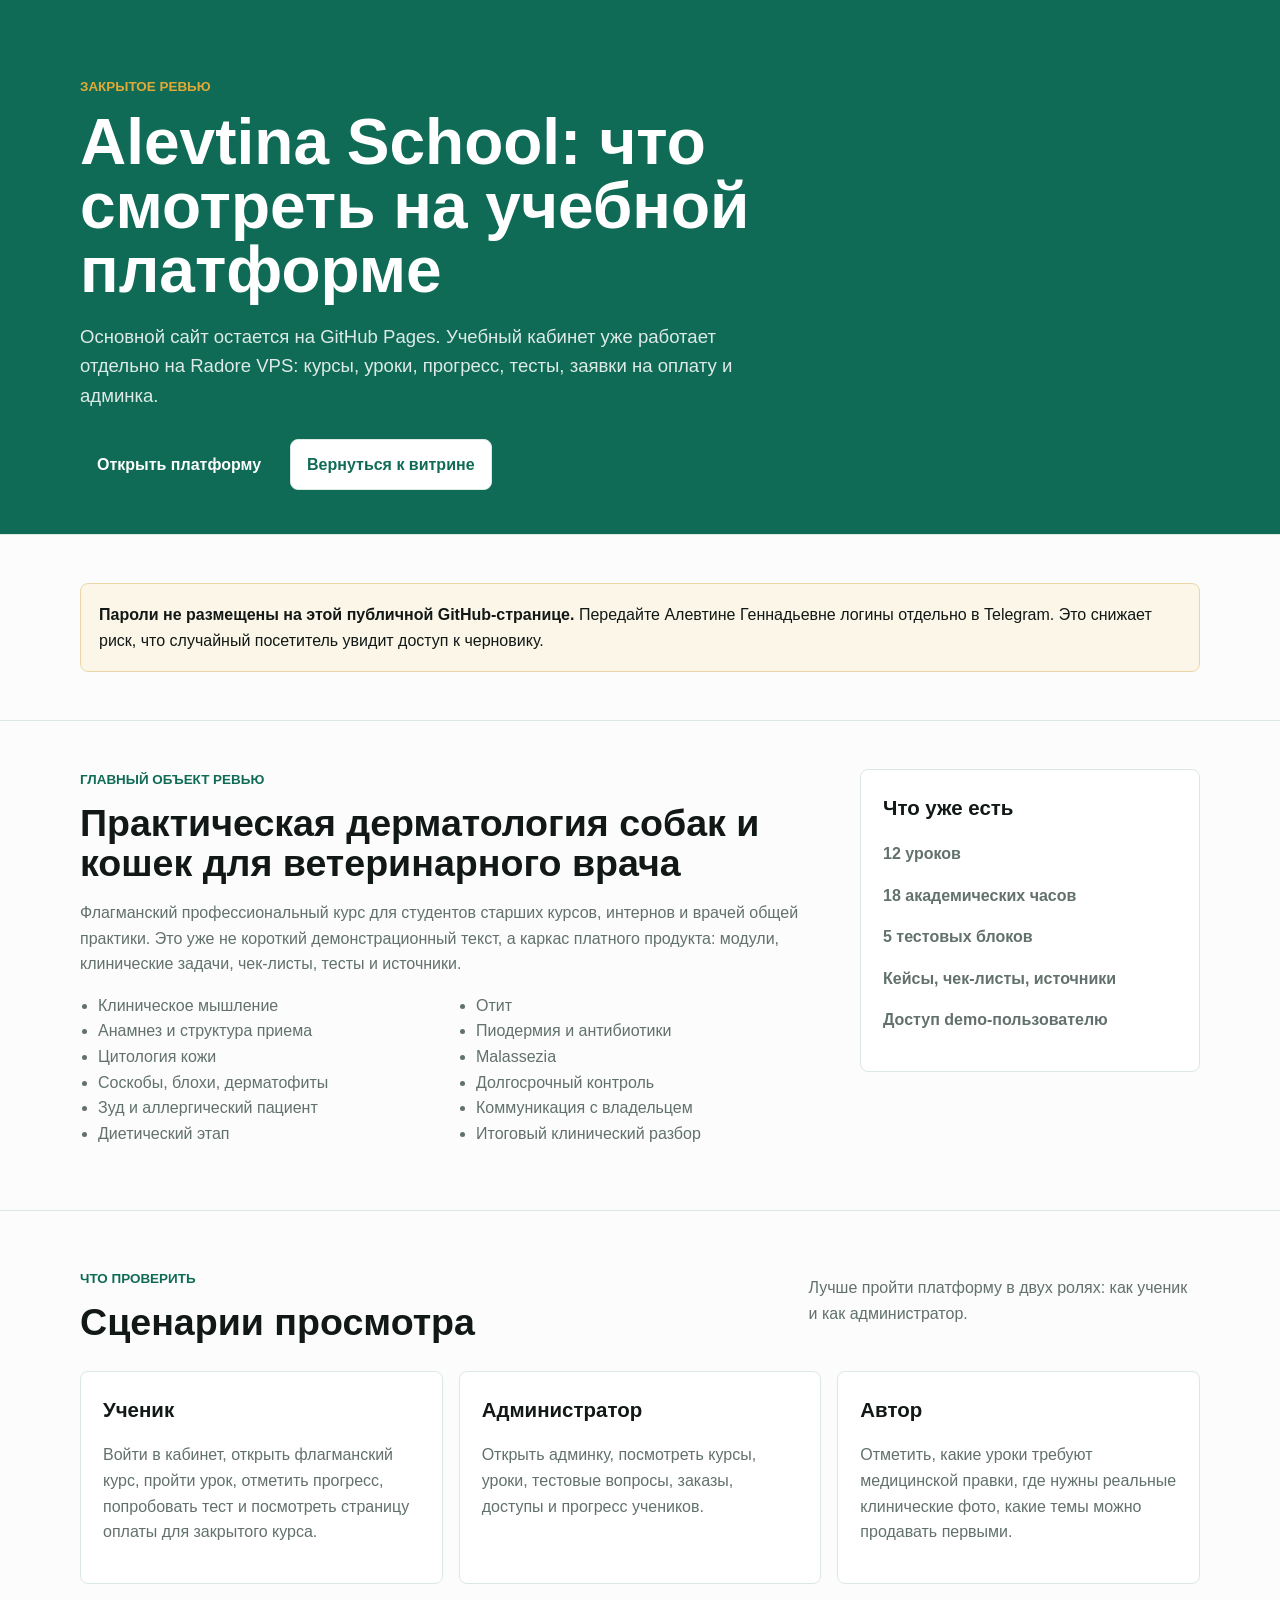
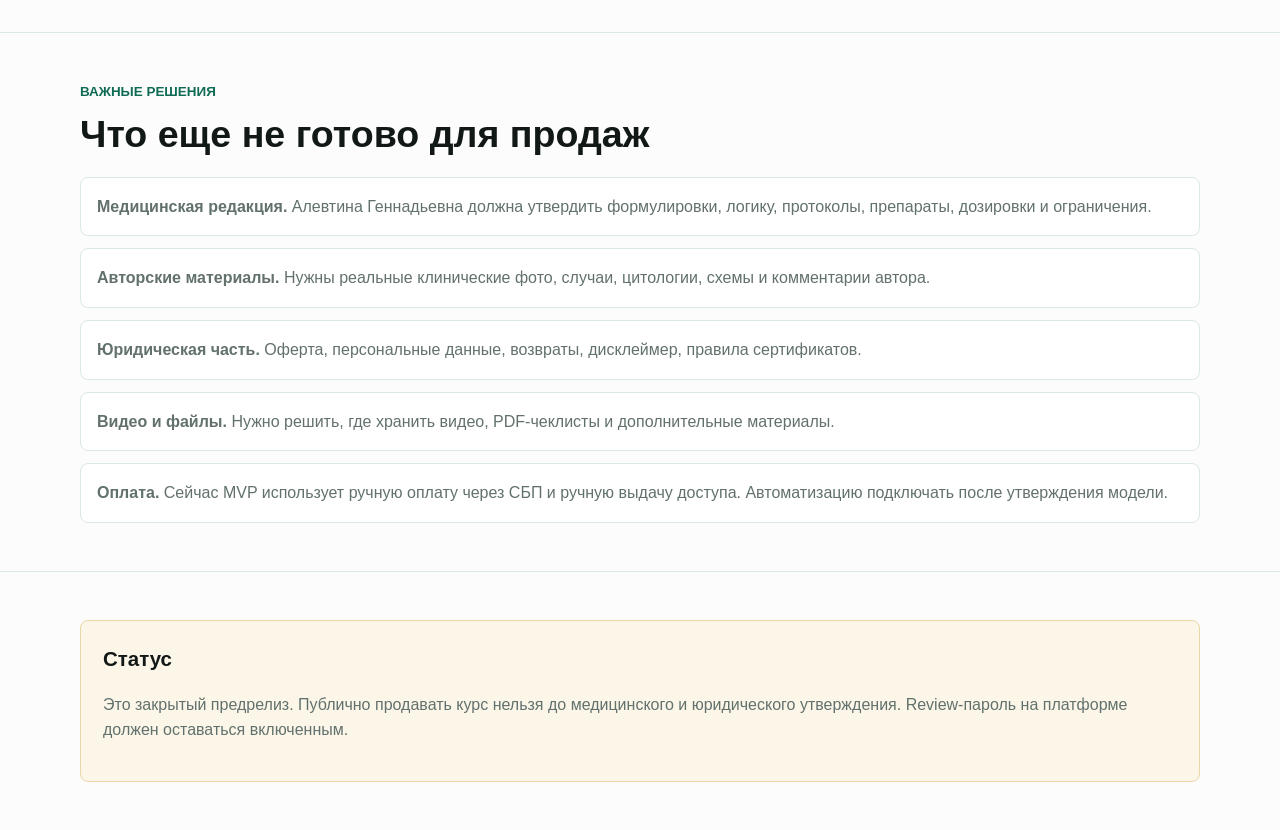
<file: course-review.html>
<!doctype html>
<html lang="ru">
<head>
    <meta charset="utf-8">
    <meta name="viewport" content="width=device-width, initial-scale=1">
    <meta name="robots" content="noindex, nofollow">
    <title>Инструкция для ревью Alevtina School</title>
    <link rel="icon" href="static/courses/favicon.svg" type="image/svg+xml">
    <link rel="stylesheet" href="static/courses/app.css">
    <style>
        .review-page { background: #fbfcfb; }
        .review-hero { padding: 76px 0 44px; color: #fff; background: #0f6b55; }
        .review-hero h1 { max-width: 920px; }
        .review-section { padding: 48px 0; border-top: 1px solid #dce8e2; }
        .review-grid { display: grid; grid-template-columns: repeat(3, minmax(0, 1fr)); gap: 16px; }
        .review-card { padding: 22px; border: 1px solid #dce8e2; border-radius: 8px; background: #fff; }
        .review-card h3 { margin-top: 0; }
        .step-list { display: grid; gap: 12px; margin: 22px 0 0; padding: 0; list-style: none; }
        .step-list li { padding: 16px; border: 1px solid #dce8e2; border-radius: 8px; background: #fff; }
        .warning { border-color: #ead7a8; background: #fbf6e8; }
        .course-preview { display: grid; grid-template-columns: minmax(0, 1fr) 340px; gap: 22px; align-items: start; }
        .module-list { columns: 2; padding-left: 18px; }
        .credential-note { padding: 18px; border: 1px solid #ead7a8; border-radius: 8px; background: #fbf6e8; }
        @media (max-width: 860px) {
            .review-grid,
            .course-preview { grid-template-columns: 1fr; }
            .module-list { columns: 1; }
        }
    </style>
</head>
<body class="review-page">
    <main>
        <section class="review-hero">
            <div class="container">
                <p class="eyebrow">закрытое ревью</p>
                <h1>Alevtina School: что смотреть на учебной платформе</h1>
                <p class="lead">Основной сайт остается на GitHub Pages. Учебный кабинет уже работает отдельно на Radore VPS: курсы, уроки, прогресс, тесты, заявки на оплату и админка.</p>
                <div class="hero-actions">
                    <a class="btn" href="https://school.alevtina-skin.ru/" target="_blank" rel="noopener noreferrer">Открыть платформу</a>
                    <a class="btn secondary" href="index.html">Вернуться к витрине</a>
                </div>
            </div>
        </section>

        <section class="review-section">
            <div class="container">
                <div class="credential-note">
                    <strong>Пароли не размещены на этой публичной GitHub-странице.</strong>
                    Передайте Алевтине Геннадьевне логины отдельно в Telegram. Это снижает риск, что случайный посетитель увидит доступ к черновику.
                </div>
            </div>
        </section>

        <section class="review-section">
            <div class="container course-preview">
                <article>
                    <p class="eyebrow dark">главный объект ревью</p>
                    <h2>Практическая дерматология собак и кошек для ветеринарного врача</h2>
                    <p>Флагманский профессиональный курс для студентов старших курсов, интернов и врачей общей практики. Это уже не короткий демонстрационный текст, а каркас платного продукта: модули, клинические задачи, чек-листы, тесты и источники.</p>
                    <ul class="module-list">
                        <li>Клиническое мышление</li>
                        <li>Анамнез и структура приема</li>
                        <li>Цитология кожи</li>
                        <li>Соскобы, блохи, дерматофиты</li>
                        <li>Зуд и аллергический пациент</li>
                        <li>Диетический этап</li>
                        <li>Отит</li>
                        <li>Пиодермия и антибиотики</li>
                        <li>Malassezia</li>
                        <li>Долгосрочный контроль</li>
                        <li>Коммуникация с владельцем</li>
                        <li>Итоговый клинический разбор</li>
                    </ul>
                </article>
                <aside class="review-card">
                    <h3>Что уже есть</h3>
                    <p><strong>12 уроков</strong></p>
                    <p><strong>18 академических часов</strong></p>
                    <p><strong>5 тестовых блоков</strong></p>
                    <p><strong>Кейсы, чек-листы, источники</strong></p>
                    <p><strong>Доступ demo-пользователю</strong></p>
                </aside>
            </div>
        </section>

        <section class="review-section">
            <div class="container">
                <div class="section-heading">
                    <div>
                        <p class="eyebrow dark">что проверить</p>
                        <h2>Сценарии просмотра</h2>
                    </div>
                    <p>Лучше пройти платформу в двух ролях: как ученик и как администратор.</p>
                </div>
                <div class="review-grid">
                    <article class="review-card">
                        <h3>Ученик</h3>
                        <p>Войти в кабинет, открыть флагманский курс, пройти урок, отметить прогресс, попробовать тест и посмотреть страницу оплаты для закрытого курса.</p>
                    </article>
                    <article class="review-card">
                        <h3>Администратор</h3>
                        <p>Открыть админку, посмотреть курсы, уроки, тестовые вопросы, заказы, доступы и прогресс учеников.</p>
                    </article>
                    <article class="review-card">
                        <h3>Автор</h3>
                        <p>Отметить, какие уроки требуют медицинской правки, где нужны реальные клинические фото, какие темы можно продавать первыми.</p>
                    </article>
                </div>
            </div>
        </section>

        <section class="review-section">
            <div class="container">
                <p class="eyebrow dark">важные решения</p>
                <h2>Что еще не готово для продаж</h2>
                <ol class="step-list">
                    <li><strong>Медицинская редакция.</strong> Алевтина Геннадьевна должна утвердить формулировки, логику, протоколы, препараты, дозировки и ограничения.</li>
                    <li><strong>Авторские материалы.</strong> Нужны реальные клинические фото, случаи, цитологии, схемы и комментарии автора.</li>
                    <li><strong>Юридическая часть.</strong> Оферта, персональные данные, возвраты, дисклеймер, правила сертификатов.</li>
                    <li><strong>Видео и файлы.</strong> Нужно решить, где хранить видео, PDF-чеклисты и дополнительные материалы.</li>
                    <li><strong>Оплата.</strong> Сейчас MVP использует ручную оплату через СБП и ручную выдачу доступа. Автоматизацию подключать после утверждения модели.</li>
                </ol>
            </div>
        </section>

        <section class="review-section">
            <div class="container">
                <div class="review-card warning">
                    <h3>Статус</h3>
                    <p>Это закрытый предрелиз. Публично продавать курс нельзя до медицинского и юридического утверждения. Review-пароль на платформе должен оставаться включенным.</p>
                </div>
            </div>
        </section>
    </main>
</body>
</html>
</file>
<file: static/courses/app.css>
:root {
    --ink: #111816;
    --muted: #62716d;
    --paper: #fbfcfb;
    --surface: #ffffff;
    --line: #dce8e2;
    --forest: #0f6b55;
    --forest-dark: #094737;
    --coral: #d75b49;
    --gold: #e1aa38;
    --mint: #e6f5ee;
    --shadow: 0 18px 50px rgba(17, 24, 22, 0.11);
}

* {
    box-sizing: border-box;
}

body {
    margin: 0;
    overflow-x: hidden;
    font-family: "Inter", -apple-system, BlinkMacSystemFont, "Segoe UI", sans-serif;
    color: var(--ink);
    background: var(--paper);
    line-height: 1.6;
}

a {
    color: inherit;
}

.container {
    width: min(1120px, calc(100% - 32px));
    margin: 0 auto;
}

.narrow {
    width: min(720px, calc(100% - 32px));
}

.site-header {
    position: sticky;
    top: 0;
    z-index: 10;
    border-bottom: 1px solid var(--line);
    background: rgba(251, 252, 251, 0.94);
    backdrop-filter: blur(16px);
}

.nav {
    min-height: 72px;
    display: flex;
    align-items: center;
    justify-content: space-between;
    gap: 18px;
}

.brand {
    text-decoration: none;
    font-weight: 800;
}

.nav-links {
    display: flex;
    align-items: center;
    gap: 16px;
    flex-wrap: wrap;
}

.nav-links a,
.nav-links button {
    border: 0;
    color: var(--muted);
    background: transparent;
    cursor: pointer;
    text-decoration: none;
    font: inherit;
    font-weight: 800;
}

.hero {
    color: #ffffff;
    background: linear-gradient(135deg, #061e17, #0f6b55 58%, #d75b49);
}

.hero-inner {
    min-height: 520px;
    display: grid;
    align-content: end;
    padding: 80px 0 58px;
}

.eyebrow {
    margin: 0 0 12px;
    color: var(--gold);
    font-size: 0.84rem;
    font-weight: 800;
    text-transform: uppercase;
}

.eyebrow.dark {
    color: var(--forest);
}

h1,
h2,
h3,
p {
    overflow-wrap: anywhere;
}

h1 {
    max-width: 760px;
    margin: 0;
    font-size: 4rem;
    line-height: 1;
}

.page-title {
    color: var(--ink);
}

h2 {
    margin: 0;
    font-size: 2.35rem;
    line-height: 1.08;
}

h3 {
    margin: 0 0 10px;
    font-size: 1.28rem;
}

.lead {
    max-width: 700px;
    margin: 20px 0 0;
    color: rgba(255, 255, 255, 0.86);
    font-size: 1.16rem;
}

.muted,
p,
li {
    color: var(--muted);
}

.hero-actions {
    display: flex;
    gap: 12px;
    flex-wrap: wrap;
    margin-top: 28px;
}

.section {
    padding: 72px 0;
}

.section-heading {
    display: grid;
    grid-template-columns: minmax(0, 0.9fr) minmax(260px, 0.5fr);
    gap: 24px;
    align-items: end;
    margin-bottom: 28px;
}

.course-grid {
    display: grid;
    grid-template-columns: repeat(3, minmax(0, 1fr));
    gap: 18px;
}

.detail-grid {
    display: grid;
    grid-template-columns: minmax(0, 0.9fr) minmax(280px, 0.42fr);
    gap: 24px;
}

.lesson-layout {
    width: min(860px, calc(100% - 32px));
}

.card {
    padding: 24px;
    border: 1px solid var(--line);
    border-radius: 8px;
    background: var(--surface);
    box-shadow: 0 12px 30px rgba(17, 24, 22, 0.05);
}

.sticky {
    position: sticky;
    top: 96px;
}

.tag {
    display: inline-flex;
    min-height: 30px;
    align-items: center;
    margin-bottom: 18px;
    padding: 0.24rem 0.62rem;
    border-radius: 8px;
    color: var(--forest-dark);
    background: rgba(15, 107, 85, 0.1);
    font-size: 0.8rem;
    font-weight: 800;
}

.price {
    color: var(--ink);
    font-size: 1.45rem;
    font-weight: 800;
}

.btn {
    display: inline-flex;
    align-items: center;
    justify-content: center;
    min-height: 44px;
    padding: 0.75rem 1rem;
    border: 1px solid transparent;
    border-radius: 8px;
    color: #ffffff;
    background: var(--forest);
    cursor: pointer;
    text-decoration: none;
    font-weight: 800;
}

.btn.secondary {
    color: var(--forest);
    background: var(--surface);
    border-color: var(--line);
}

.lesson-list {
    display: grid;
    gap: 10px;
    margin-top: 18px;
}

.lesson-row {
    display: grid;
    grid-template-columns: 42px minmax(0, 1fr) auto;
    gap: 12px;
    align-items: center;
    padding: 14px;
    border: 1px solid var(--line);
    border-radius: 8px;
    background: var(--surface);
    text-decoration: none;
}

.lesson-row span {
    display: grid;
    place-items: center;
    width: 34px;
    height: 34px;
    border-radius: 8px;
    background: var(--mint);
    font-weight: 800;
}

.lesson-row em {
    color: var(--muted);
    font-style: normal;
    font-weight: 700;
}

.video-box {
    margin: 24px 0;
    padding: 22px;
    border: 1px solid var(--line);
    border-radius: 8px;
    background: var(--surface);
}

.lesson-illustration {
    width: 100%;
    max-height: 360px;
    object-fit: contain;
    margin: 24px 0;
    border: 1px solid var(--line);
    border-radius: 8px;
    background: var(--surface);
}

.animation-box {
    display: grid;
    gap: 18px;
    margin: 28px 0;
    padding: 22px;
    border: 1px solid var(--line);
    border-radius: 8px;
    background: var(--surface);
}

.animation-box h2 {
    font-size: 1.45rem;
}

.lesson-animation {
    display: block;
    width: 100%;
    height: auto;
    aspect-ratio: 920 / 420;
    border: 1px solid var(--line);
    border-radius: 8px;
    background: #f7fbf8;
}

.text-block {
    margin-top: 22px;
}

.back-link {
    display: inline-flex;
    margin-bottom: 18px;
    color: var(--forest);
    font-weight: 800;
    text-decoration: none;
}

.form-card {
    display: grid;
    gap: 16px;
}

.form-card label {
    display: grid;
    gap: 6px;
    color: var(--muted);
    font-weight: 700;
}

.form-card input {
    min-height: 44px;
    padding: 0.65rem 0.8rem;
    border: 1px solid var(--line);
    border-radius: 8px;
}

.site-footer {
    padding: 34px 0;
    border-top: 1px solid var(--line);
    background: var(--surface);
}

.footer-grid {
    display: flex;
    justify-content: space-between;
    gap: 16px;
    flex-wrap: wrap;
    color: var(--muted);
}

.footer-links {
    display: flex;
    gap: 14px;
    flex-wrap: wrap;
}

@media (max-width: 840px) {
    h1 {
        font-size: 2.35rem;
        line-height: 1.08;
    }

    h2 {
        font-size: 1.85rem;
    }

    .section-heading,
    .detail-grid,
    .course-grid {
        grid-template-columns: 1fr;
    }

    .hero-actions,
    .nav {
        align-items: stretch;
        flex-direction: column;
    }

    .nav {
        padding: 14px 0;
    }
}
</file>
